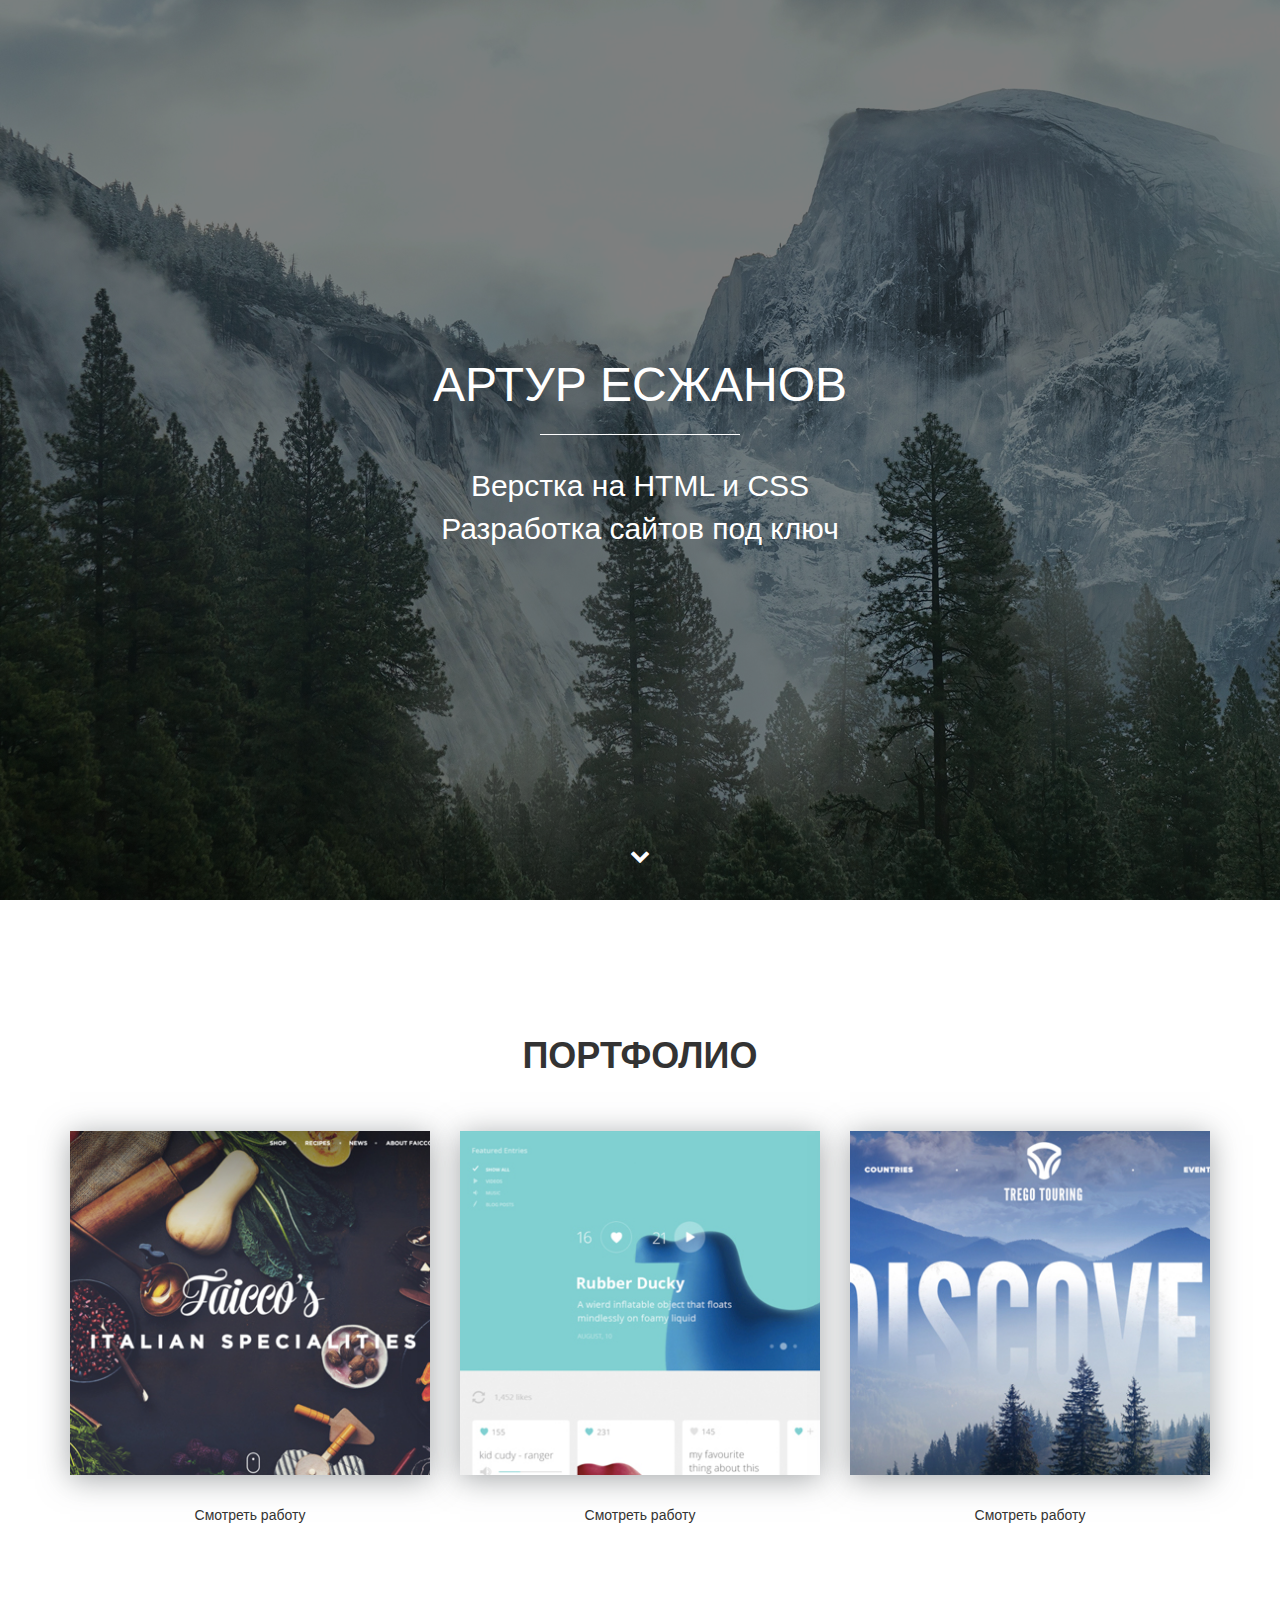
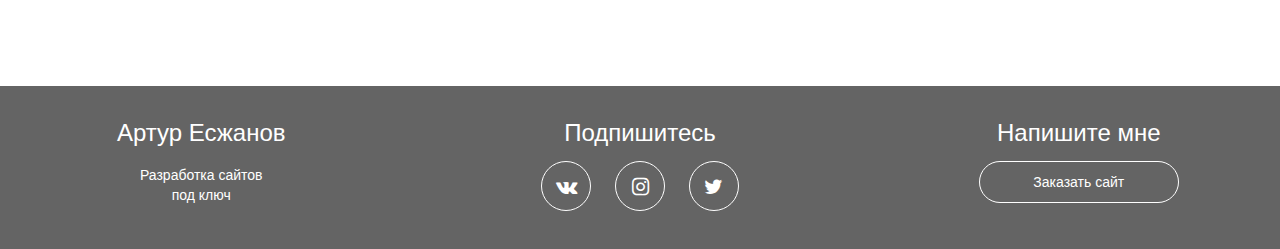
<file: index.html>
<!DOCTYPE html>
<html lang="ru">
  <head>
    <meta charset="utf-8">
    <meta http-equiv="X-UA-Compatible" content="IE=edge">
    <meta name="viewport" content="width=device-width, initial-scale=1">
    <meta property="og:url" content="">
    <meta property="og:type" content="website">
    <meta property="og:title" content="Артем Исламов - верстка сайтов на HTML и CSS">
    <meta property="og:image" content="">
    <meta property="og:description" content="Закажите разработку сайта без посредников от 5 990 рублей">
    <meta property="og:site_name" content="Портфолио верстальщика">
    <meta property="article:author" content="Артем Исламов">
    <title>Артур Есжанов - Портфолио</title>
    <link href="https://fonts.googleapis.com/css?family=Open+Sans:400,700&amp;subset=cyrillic" rel="stylesheet">
    <link href="css/bootstrap.min.css" rel="stylesheet">
    <link rel="stylesheet" href="css/fontello.css">
    <link rel="stylesheet" href="css/fontello-embedded.css">
    <link href="css/style.css" rel="stylesheet">
    <link rel="shortcut icon" type="image/x-icon" href="favicon.ico">
    <!--[if lt IE 9]>
      <script src="https://oss.maxcdn.com/html5shiv/3.7.3/html5shiv.min.js"></script>
      <script src="https://oss.maxcdn.com/respond/1.4.2/respond.min.js"></script>
    <![endif]-->
  </head>
  <body>
    <div class="main">
    <div class="main-overlay"></div>
      <div class="wrapper">
        <div class="main-header">
          <h1>Артур Есжанов</h1>
          <div class="main-line"></div>
          <p>Верстка на HTML и CSS <br>Разработка сайтов под ключ</p>
        </div>
      </div>
      <a class="main-down" href="#"><i class="icon-down"></i></a>
    </div>

    <div class="portfolio">
      <div class="container">
        <h2 class="section-header">Портфолио</h2>
        <div class="row">
          <div class="col-md-4">
            <div class="portfolio-block">
            <img src="img/portfolio/1.jpg" alt="Работа №1">
            <a data-toggle="modal" data-work='work-1' href="#work">Смотреть работу</a>
            </div>
          </div>
          <div class="col-md-4">
            <div class="portfolio-block">
            <img src="img/portfolio/2.jpg" alt="Работа №2">
            <a data-toggle="modal" data-work='work-2' href="#work">Смотреть работу</a>
            </div>
          </div>
          <div class="col-md-4">
            <div class="portfolio-block">
            <img src="img/portfolio/3.jpg" alt="Работа №3">
            <a data-toggle="modal" data-work='work-3' href="#work">Смотреть работу</a>
            </div>
          </div>
        </div>
      </div>
    </div> 

    <div class="footer">
      <div class="container">
        <div class="row">
          <div class="col-md-3">
            <strong>Артур Есжанов</strong>
            <p>Разработка сайтов <br>под ключ</p>
          </div>
          <div class="col-md-6">
            <strong>Подпишитесь</strong>
            <div class="social-links">
              <a href="#"><i class="icon-vk"></i></a>
              <a href="#"><i class="icon-instagram"></i></a>
              <a href="#"><i class="icon-twitter"></i></a>
            </div>
          </div>
          <div class="col-md-3">
            <strong>Напишите мне</strong>
            <a href="https://vk.me/arturyeszhanov" class="offer-btn">Заказать сайт</a>
          </div>
        </div>
      </div>
    </div>

    <!-- Всплывающие окна -->
    <div class="modal fade" id="work" role="dialog">
     <div class="modal-dialog" role="document">
       <div class="modal-content">
         <div class="modal-header">
           <button type="button" class="close" data-dismiss="modal" aria-label="Close"><span aria-hidden="true">&times;</s></button>
           <h4 class="modal-title">Описание проекта</h4>
         </div>
         <div class="modal-body">
           
         </div>
       </div>
     </div>
    </div>

    <!-- jQuery (necessary for Bootstrap's JavaScript plugins) -->
    <script src="https://ajax.googleapis.com/ajax/libs/jquery/1.12.4/jquery.min.js"></script>
    <script src="js/bootstrap.min.js"></script>
    <script>
      $(function() {
        var link = $('a[data-toggle="modal"]');
        link.on('click', function(event) {
          var work = $(this).attr('data-work');
          var modal = $('.modal');
          modal.find('.modal-body').load(work+'.html');
        });
      });
    </script>
  </body>
</html>
</file>
<file: css/fontello.css>
@font-face {
  font-family: 'fontello';
  src: url('../font/fontello.eot?47684230');
  src: url('../font/fontello.eot?47684230#iefix') format('embedded-opentype'),
       url('../font/fontello.woff2?47684230') format('woff2'),
       url('../font/fontello.woff?47684230') format('woff'),
       url('../font/fontello.ttf?47684230') format('truetype'),
       url('../font/fontello.svg?47684230#fontello') format('svg');
  font-weight: normal;
  font-style: normal;
}
/* Chrome hack: SVG is rendered more smooth in Windozze. 100% magic, uncomment if you need it. */
/* Note, that will break hinting! In other OS-es font will be not as sharp as it could be */
/*
@media screen and (-webkit-min-device-pixel-ratio:0) {
  @font-face {
    font-family: 'fontello';
    src: url('../font/fontello.svg?47684230#fontello') format('svg');
  }
}
*/
 
 [class^="icon-"]:before, [class*=" icon-"]:before {
  font-family: "fontello";
  font-style: normal;
  font-weight: normal;
  speak: none;
 
  display: inline-block;
  text-decoration: inherit;
  width: 1em;
  margin-right: .2em;
  text-align: center;
  /* opacity: .8; */
 
  /* For safety - reset parent styles, that can break glyph codes*/
  font-variant: normal;
  text-transform: none;
 
  /* fix buttons height, for twitter bootstrap */
  line-height: 1em;
 
  /* Animation center compensation - margins should be symmetric */
  /* remove if not needed */
  margin-left: .2em;
 
  /* you can be more comfortable with increased icons size */
  /* font-size: 120%; */
 
  /* Font smoothing. That was taken from TWBS */
  -webkit-font-smoothing: antialiased;
  -moz-osx-font-smoothing: grayscale;
 
  /* Uncomment for 3D effect */
  /* text-shadow: 1px 1px 1px rgba(127, 127, 127, 0.3); */
}
 
.icon-down:before { content: '\e800'; } /* '' */
.icon-twitter:before { content: '\f099'; } /* '' */
.icon-instagram:before { content: '\f16d'; } /* '' */
.icon-vk:before { content: '\f189'; } /* '' */
</file>
<file: css/fontello-embedded.css>
@font-face {
  font-family: 'fontello';
  src: url('../font/fontello.eot?20927736');
  src: url('../font/fontello.eot?20927736#iefix') format('embedded-opentype'),
       url('../font/fontello.svg?20927736#fontello') format('svg');
  font-weight: normal;
  font-style: normal;
}
@font-face {
  font-family: 'fontello';
  src: url('[data-uri]') format('woff'),
       url('[data-uri]') format('truetype');
}
/* Chrome hack: SVG is rendered more smooth in Windozze. 100% magic, uncomment if you need it. */
/* Note, that will break hinting! In other OS-es font will be not as sharp as it could be */
/*
@media screen and (-webkit-min-device-pixel-ratio:0) {
  @font-face {
    font-family: 'fontello';
    src: url('../font/fontello.svg?20927736#fontello') format('svg');
  }
}
*/
 
 [class^="icon-"]:before, [class*=" icon-"]:before {
  font-family: "fontello";
  font-style: normal;
  font-weight: normal;
  speak: none;
 
  display: inline-block;
  text-decoration: inherit;
  width: 1em;
  margin-right: .2em;
  text-align: center;
  /* opacity: .8; */
 
  /* For safety - reset parent styles, that can break glyph codes*/
  font-variant: normal;
  text-transform: none;
     
  /* fix buttons height, for twitter bootstrap */
  line-height: 1em;
 
  /* Animation center compensation - margins should be symmetric */
  /* remove if not needed */
  margin-left: .2em;
 
  /* you can be more comfortable with increased icons size */
  /* font-size: 120%; */
 
  /* Uncomment for 3D effect */
  /* text-shadow: 1px 1px 1px rgba(127, 127, 127, 0.3); */
}
.icon-down:before { content: '\e800'; } /* '' */
.icon-twitter:before { content: '\f099'; } /* '' */
.icon-instagram:before { content: '\f16d'; } /* '' */
.icon-vk:before { content: '\f189'; } /* '' */
</file>
<file: css/style.css>
body {
	font-family: 'Open-Sans', sans-serif;
}
html {
	font-size: 10px;
}
a:active, a:visited, a:focus {
	outline: none;
	text-decoration: none;
}
.wrapper {
	display:table-cell;
	vertical-align:middle;
}
.main {
	position: relative;
	display:table;
	width:100%;
	text-align: center;
	background-color: #000;
	color: #fff;
	height: 100vh;
	background: #000 url(../img/main-bg.jpg) center center no-repeat;
}
.main-overlay {
	position: absolute;
	width: 100%;
	height: 100%;
	background-color: rgba(0,0,0,0.5);
	z-index: 1;
}
.main-header {
	position: relative;
	z-index: 2;
}
.main h1 {
	margin-bottom: 1.4rem;
	font-weight: 300;
	text-transform: uppercase;
	font-size: 4.8rem;
}
.main p {
	font-size: 3rem;
	font-weight: 300;
}
.main-line {
	width: 200px;
	height: 1px;
	background-color: #fff;
	margin: 0 auto;
}.main-down {
	position: absolute;
	color: #fff;
	z-index: 4;
	bottom: 2rem;
	display: inline-block;
	font-size: 2rem;
	width: 50px;
	height: 50px;
	border-radius: 50%;
	border: 1px solid transparent;
	line-height: 50px;
	left: 50%;
	margin-left: -25px;
}
.main-down:hover {
	color: #fff;
	border-color: #fff;
	transition: 0.2s; 
}

/* Секция с портфолио */
.portfolio {
	padding: 10rem 0;
	text-align: center;
}
.section-header {
	text-align: center;
	text-transform: uppercase;
	font-weight: 800;
	font-size: 3.6rem;
	margin-bottom: 5rem;
}
.portfolio img {
	width: 100%;
	max-width: 360px;
	box-shadow: 0px 4px 29px 0px rgba(87, 92, 97, 0.54);
}
.portfolio a {
	display: block;
	margin: 3rem auto 6rem;
	color: #333;
	width: 17rem;
	border-bottom: 1px solid transparent;
}
.portfolio a:hover {
	text-decoration: none;
	border-bottom: 1px dotted #333;
}

/* Секция падвал */
.footer {
	background-color: #646464;
	color: #fff;
	text-align: center;
	padding: 3rem;
}

.footer strong {
	font-weight: 300;
	font-size: 2.4rem;
}
.social-links {
	margin-top: 1rem;
}
.social-links a {
	width: 50px;
	height: 50px;
	line-height: 50px;
	display: inline-block;
	color: #fff;
	border: 1px solid #fff;
	border-radius: 50%;
	margin-left: 1rem;
	margin-right: 1rem;
	font-size: 2rem;
	transition: 0.2s;
}
.social-links a:hover {
	background-color: #fff;
	color: #646464;
}
.offer-btn {
	display: block;
	width: 80%;
	max-width: 200px;
	margin: 1rem auto;
	border: 1px solid #fff;
	padding: 1rem 0;
	color: #fff;
	border-radius: 100px;
	transition: 0.2s;
}
.offer-btn:hover {
	background-color: #fff;
	text-decoration: none;
}
.modal img {
	width: 100%;
}
.modal-title {
	font-weight: 800;
	font-size: 2rem;
}
.close {
	background-color: transparent;
	border: none;
	font-size: 2.5rem;
	position: absolute;
	right: 2rem;
	top: 1rem;
}
.modal-btn {
	display: inline-block;
	border: 1px solid #333;
	padding: 10px 20px;
	border-radius: 5px;
}
.modal-btn:hover {
	background-color: #333;
	color: #fff;
	text-decoration: none;
}

@media (min-width: 0px) and (max-width: 767px) {
	html {
		font-size: 7px;
	}
	.footer strong {
		margin: 3rem 0 2rem;
		display: inline-block;
	}
	.social-links a {
		font-size: 1.5rem;
	}
}

@media (min-width: 768px) and (max-width: 991px) {
	.footer strong {
		margin: 3rem 0 2rem;
		display: inline-block;
	}
}
</file>
